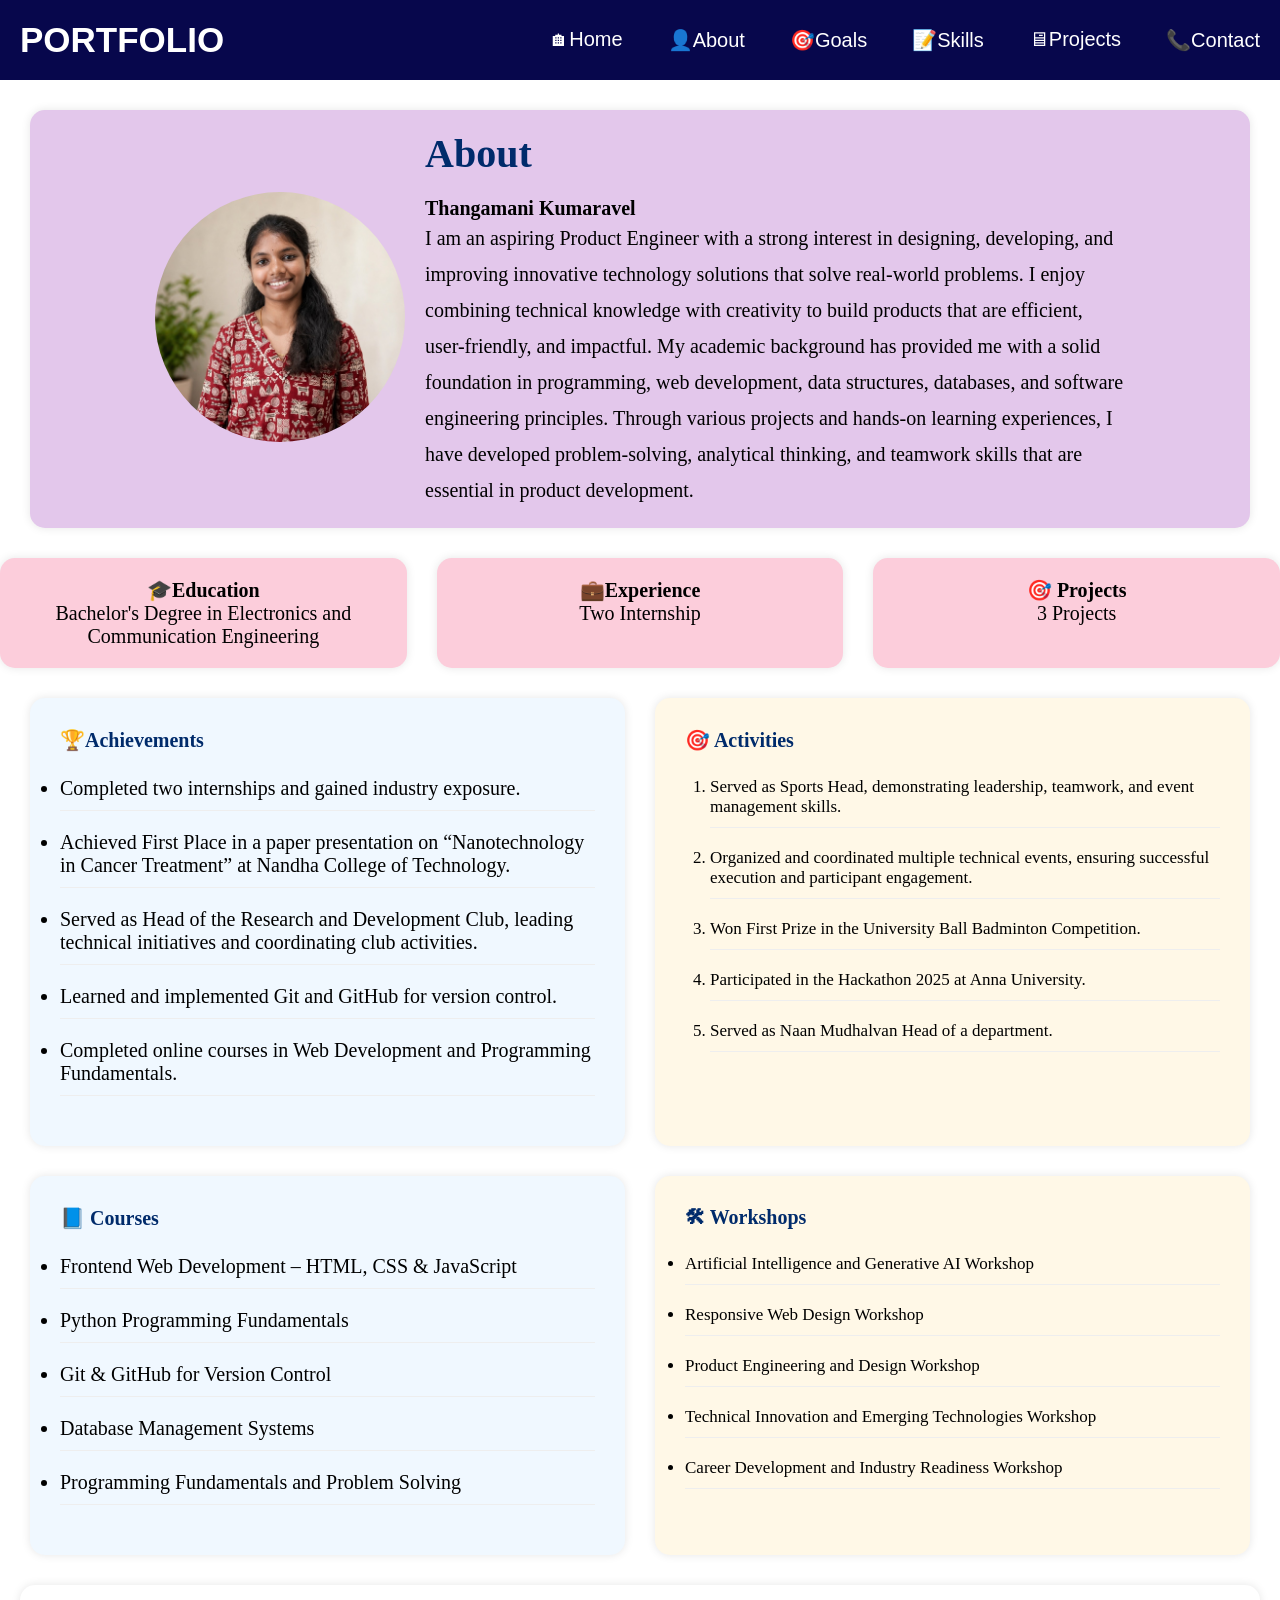
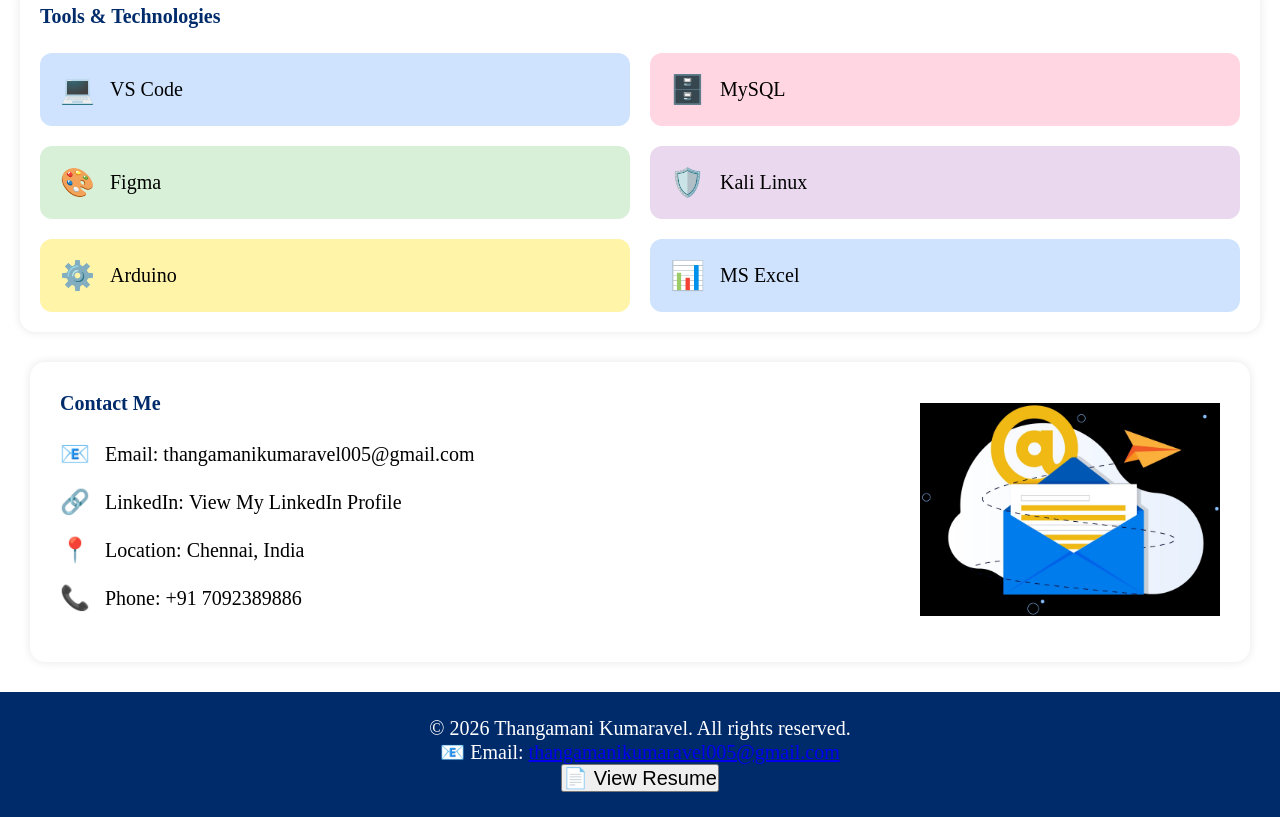
<file: index.html>
<!DOCTYPE html>
<html lang="en">
<head>
    <meta charset="UTF-8">
    <meta name="viewport" content="width=device-width, initial-scale=1.0">
    <title>My Profile</title>
    <link rel="stylesheet" href="style.css">
</head>
<body>
<header>
    <div class="profile-container">
        <h1>PORTFOLIO</h1>
    </div>
    <nav>
        <ul>
            <li><a href="index.html">🏠︎Home</a></li>
            <li><a href="about.html">👤About</a></li>
            <li><a href="goals.html">🎯Goals</a></li>
            <li><a href="skills.html">📝Skills</a></li>
            <li><a href="projects.html">🖥Projects</a></li>
            <li><a href="contact.html">📞Contact</a></li>
        </ul>
    </nav>
</header>
<section class="about">
    <div class="about-image">
        <img src="passportpic.jpg" alt="Young woman in a patterned red dress stands in a softly lit room near a potted plant, looking forward with a calm expression">
    </div>
    <div class="about-content">
        <h2>About</h2>
        <h1>Thangamani Kumaravel</h1>
        <p>I am an aspiring Product Engineer with a strong interest in designing, developing, and improving innovative technology solutions that solve real-world problems. I enjoy combining technical knowledge with creativity to build products that are efficient, user-friendly, and impactful. My academic background has provided me with a solid foundation in programming, web development, data structures, databases, and software engineering principles. Through various projects and hands-on learning experiences, I have developed problem-solving, analytical thinking, and teamwork skills that are essential in product development.</p>
    </div>
</section>
<div class="about-info">
    <div class="info-box">
        <h3>🎓Education</h3>
        <p>Bachelor's Degree in Electronics and Communication Engineering</p>
    </div>
    <div class="info-box">
        <h3>💼Experience</h3>
        <p>Two Internship</p>
    </div>
    <div class="info-box">
        <h3>🎯 Projects</h3>
        <p>3 Projects</p>
</div>
</div>
<section class="skills-goals">

    <!-- Achievements Card -->
    <div class="skills-card">
        <h2>🏆Achievements</h2>
        <ul>
            <li>Completed two internships and gained industry exposure.</li>
            <li>Achieved First Place in a paper presentation on “Nanotechnology in Cancer Treatment” at Nandha College of Technology.</li>
            <li>Served as Head of the Research and Development Club, leading technical initiatives and coordinating club activities.</li>
            <li>Learned and implemented Git and GitHub for version control.</li>
            <li>Completed online courses in Web Development and Programming Fundamentals.</li>
        </ul>
    </div>

    <!-- Activities Card -->
    <div class="goals-card">
        <h2>🎯 Activities</h2>
        <ol>
        <li>Served as Sports Head, demonstrating leadership, teamwork, and event management skills.</li>
        <li>Organized and coordinated multiple technical events, ensuring successful execution and participant engagement.</li>
        <li>Won First Prize in the University Ball Badminton Competition.</li>
        <li>Participated in the Hackathon 2025 at Anna University.</li>
        <li>Served as Naan Mudhalvan Head of a department.</li>
        </ol>
    </div>

</section>
<section class="courses-section">

    <div class="skills-goals">

        <!-- Courses Box -->
        <div class="skills-card">
            <h2>📘 Courses</h2>
            <ul>
                <li>Frontend Web Development – HTML, CSS & JavaScript</li>
                <li>Python Programming Fundamentals</li>
                <li>Git & GitHub for Version Control</li>
                <li>Database Management Systems</li>
                <li>Programming Fundamentals and Problem Solving</li>
            </ul>
        </div>
        <div class="goals-card">
            <h2>🛠 Workshops</h2>
            <ul>
                <li>Artificial Intelligence and Generative AI Workshop</li>
                <li>Responsive Web Design Workshop</li>
                <li>Product Engineering and Design Workshop</li>
                <li>Technical Innovation and Emerging Technologies Workshop</li>
                <li>Career Development and Industry Readiness Workshop</li>
            </ul>
        </div>
    </div>
</section>
<section class="tools-section">
    <h2>Tools & Technologies</h2>

    <div class="tools-grid">

        <div class="tool-card vscode">
            <span>💻</span>
            <p>VS Code</p>
        </div>

        <div class="tool-card mysql">
            <span>🗄️</span>
            <p>MySQL</p>
        </div>
        <div class="tool-card figma">
            <span>🎨</span>
            <p>Figma</p>
        </div>

        <div class="tool-card kali">
            <span>🛡️</span>
            <p>Kali Linux</p>
        </div>
        <div class="tool-card arduino">
            <span>⚙️</span>
            <p>Arduino</p>
        </div>

        <div class="tool-card excel">
            <span>📊</span>
            <p>MS Excel</p>
        </div>

    </div>
</section>
<section class="contact">

    <div class="contact-info">

        <h2>Contact Me</h2>

        <div class="contact-item">
            <span>📧</span>
            <p>Email:
                <a href="mailto:thangamanikumaravel005@gmail.com?subject=Portfolio%20Contact">
                    thangamanikumaravel005@gmail.com
                </a>
            </p>
        </div>

        <div class="contact-item">
            <span>🔗</span>
            <p>
    LinkedIn:
    <a href="https://www.linkedin.com/in/YOUR-LINKEDIN-USERNAME" target="_blank">
        View My LinkedIn Profile
    </a>
</p>
        </div> 

        <div class="contact-item">
            <span>📍</span>
            <p>Location: Chennai, India</p>
        </div>
        <div class="contact-item">
            <span>📞</span>
            <p>Phone: +91 7092389886</p>
        </div>

    </div>

    <div class="contact-image">
        <img src="contact1.jpeg.jpeg" alt="Illustration showing a stylized envelope and contact symbols on a clean background to represent reaching out">
    </div>
    <script src="script.js"></script>
    

<div id="resumeContainer" style="display:none; margin-top:20px;">
    
    <iframe
        src="RESUME (2).pdf"
        width="100%"
        height="600px"
        style="border:1px solid #ccc;">
    </iframe>

    <br><br>

</div>

</section>
</body>
<footer>
    <div class="footer-left">
        <p>© 2026 Thangamani Kumaravel. All rights reserved.</p>

        <p>
            📧 Email:
            <a href="mailto:thangamanikumaravel005@gmail.com">
                thangamanikumaravel005@gmail.com
            </a>
        </p>

        <a href="RESUME (2).pdf" target="_blank">
            <button class="resume-btn">📄 View Resume</button>
        </a>
    </div>
</footer>
</file>
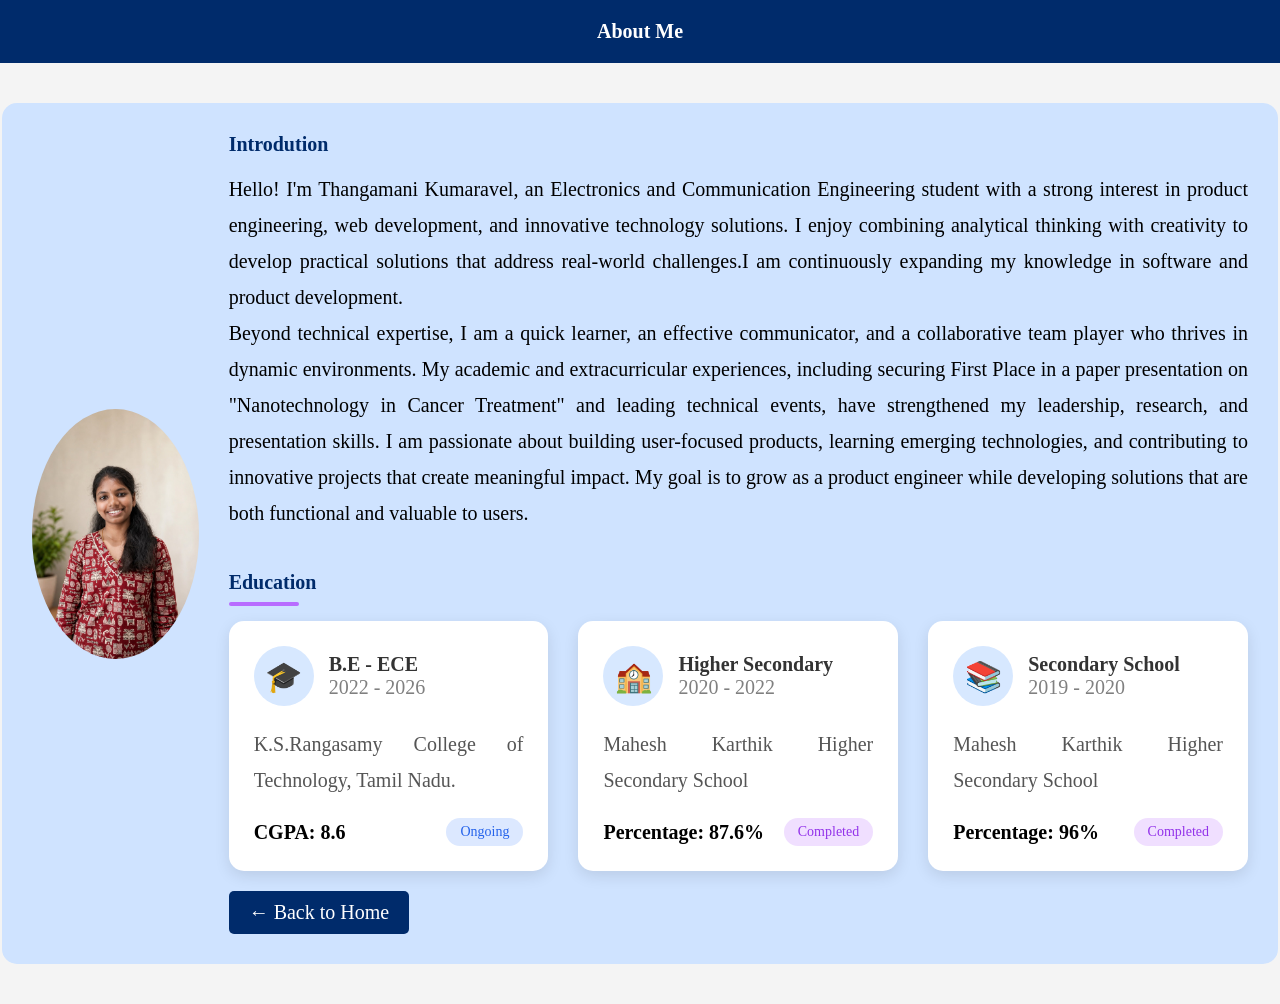
<file: about.html>
<!DOCTYPE html>
<html lang="en">
<head>
    <meta charset="UTF-8">
    <meta name="viewport" content="width=device-width, initial-scale=1.0">
    <title>About Me</title>
    <link rel="stylesheet" href="about.css">
</head>
<body>

<header>
    <h1>About Me</h1>
</header>

<section class="about-container">

    <img src="passportpic.jpg" alt="My Photo">

    <div class="content">
        <h2>Introdution</h2>

        <p>
            Hello! I'm Thangamani Kumaravel, an Electronics and Communication Engineering student with a strong interest in product engineering, web development, and innovative technology solutions. I enjoy combining analytical thinking with creativity to develop practical solutions that address real-world challenges.I am continuously expanding my knowledge in software and product development.
        </p>
        <p>
            Beyond technical expertise, I am a quick learner, an effective communicator, and a collaborative team player who thrives in dynamic environments. My academic and extracurricular experiences, including securing First Place in a paper presentation on "Nanotechnology in Cancer Treatment" and leading technical events, have strengthened my leadership, research, and presentation skills.
            I am passionate about building user-focused products, learning emerging technologies, and contributing to innovative projects that create meaningful impact. My goal is to grow as a product engineer while developing solutions that are both functional and valuable to users.
        </p>
        <!-- Education Section -->
<section class="education-section">
    <h2 class="section-title">Education</h2>

    <div class="education-container">

        <!-- College -->
        <div class="education-card">
            <div class="edu-header">
                <div class="edu-icon">🎓</div>

                <div class="edu-details">
                    <h3>B.E - ECE</h3>
                    <span class="year">2022 - 2026</span>
                </div>
            </div>

            <p class="college-name">
                K.S.Rangasamy College of Technology, Tamil Nadu.
            </p>

            <div class="edu-footer">
                <strong>CGPA: 8.6</strong>
                <span class="status ongoing">Ongoing</span>
            </div>
        </div>

        <!-- Higher Secondary -->
        <div class="education-card">
            <div class="edu-header">
                <div class="edu-icon">🏫</div>

                <div class="edu-details">
                    <h3>Higher Secondary</h3>
                    <span class="year">2020 - 2022</span>
                </div>
            </div>

            <p class="college-name">
                Mahesh Karthik Higher Secondary School
            </p>

            <div class="edu-footer">
                <strong>Percentage: 87.6%</strong>
                <span class="status completed">Completed</span>
            </div>
        </div>

        <!-- SSLC -->
        <div class="education-card">
            <div class="edu-header">
                <div class="edu-icon">📚</div>

                <div class="edu-details">
                    <h3>Secondary School</h3>
                    <span class="year">2019 - 2020</span>
                </div>
            </div>

            <p class="college-name">
                Mahesh Karthik Higher Secondary School
            </p>

            <div class="edu-footer">
                <strong>Percentage: 96%</strong>
                <span class="status completed">Completed</span>
            </div>
        </div>

    </div>
</section>

        <a href="index.html" class="btn">← Back to Home</a>

    </div>

</section>
<script src="about.js"></script>
</body>
</html>
</file>
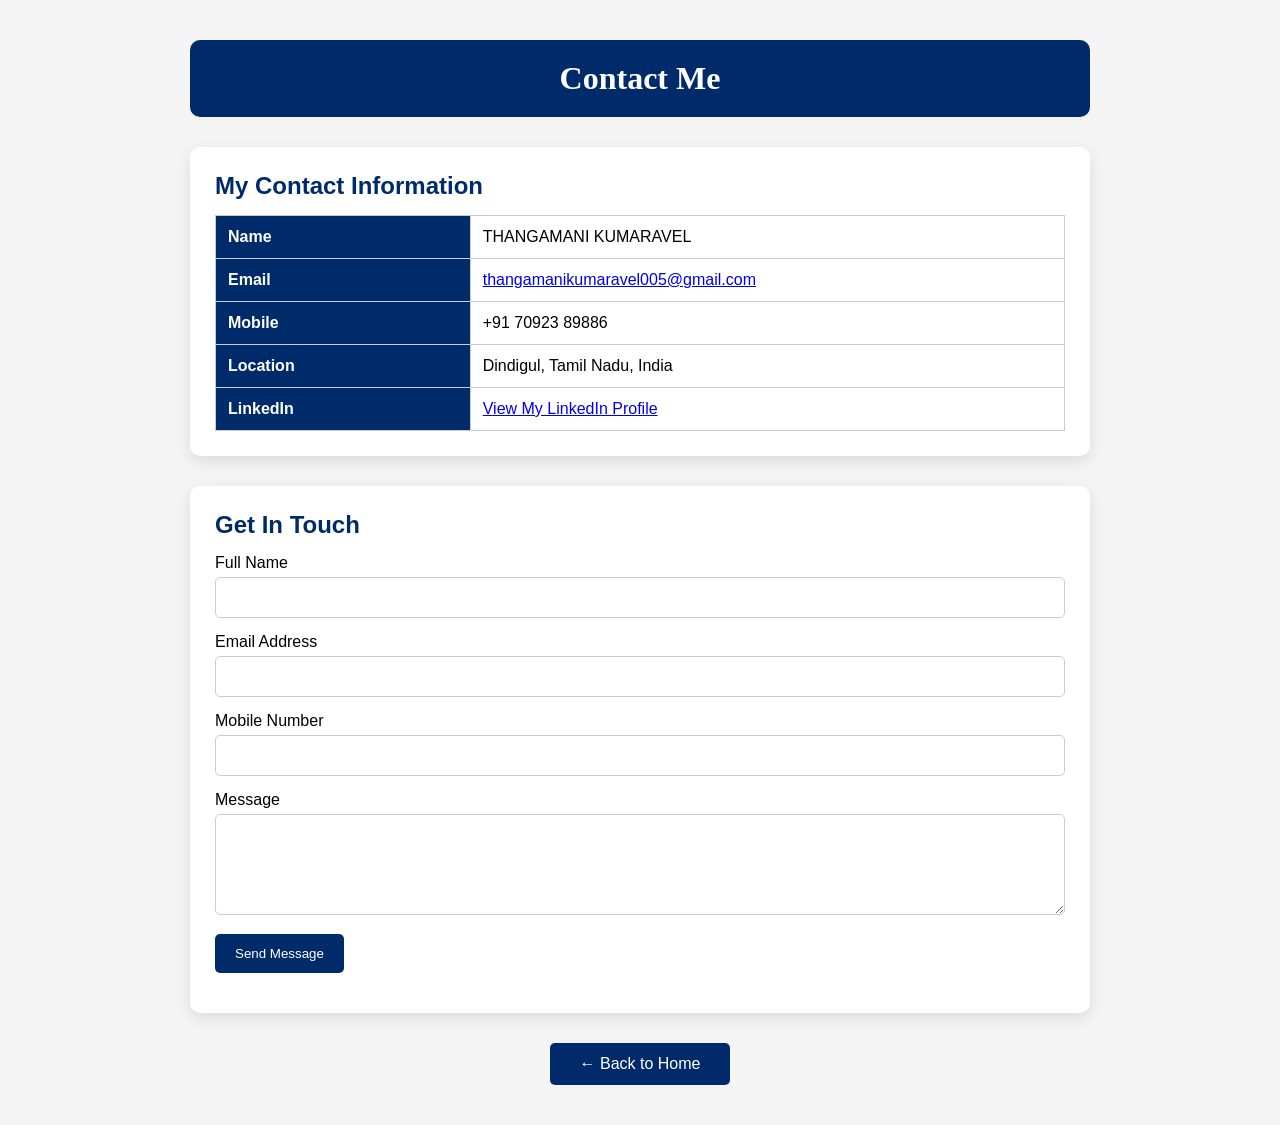
<file: contact.html>
<!DOCTYPE html>
<html lang="en">
<head>
    <meta charset="UTF-8">
    <meta name="viewport" content="width=device-width, initial-scale=1.0">
    <title>Contact Me</title>
    <link rel="stylesheet" href="contact.css">
</head>
<body>

<div class="container">

    <h1>Contact Me</h1>

    <!-- My Contact Details -->
    <div class="contact-details">
        <h2>My Contact Information</h2>

        <table>
            <tr>
                <th>Name</th>
                <td>THANGAMANI KUMARAVEL</td>
            </tr>

            <tr>
                <th>Email</th>
                <td>
                    <a href="mailto:thangamanikumaravel005@gmail.com">
                        thangamanikumaravel005@gmail.com
                    </a>
                </td>
            </tr>

            <tr>
                <th>Mobile</th>
                <td>+91 70923 89886</td>
            </tr>

            <tr>
                <th>Location</th>
                <td>Dindigul, Tamil Nadu, India</td>
            </tr>

            <tr>
                <th>LinkedIn</th>
                <td>
                    <a href="https://www.linkedin.com/in/thangamani-kumaravel-48075227a?utm_source=share_via&utm_content=profile&utm_medium=member_android" target="_blank">
    View My LinkedIn Profile
</a>
                </td>
            </tr>
        </table>
    </div>

    <!-- Visitor Contact Form -->
    <div class="contact-form">
        <h2>Get In Touch</h2>

        <form id="contactForm">

            <label>Full Name</label>
            <input type="text" id="name" required>

            <label>Email Address</label>
            <input type="email" id="email" required>

            <label>Mobile Number</label>
            <input type="tel" id="mobile" required>

            <label>Message</label>
            <textarea id="message" rows="5" required></textarea>

            <button type="submit">Send Message</button>

        </form>

        <p id="successMessage"></p>
    </div>

    <a href="index.html" class="btn">← Back to Home</a>

</div>

<script src="contact.js"></script>

</body>
</html>
</file>
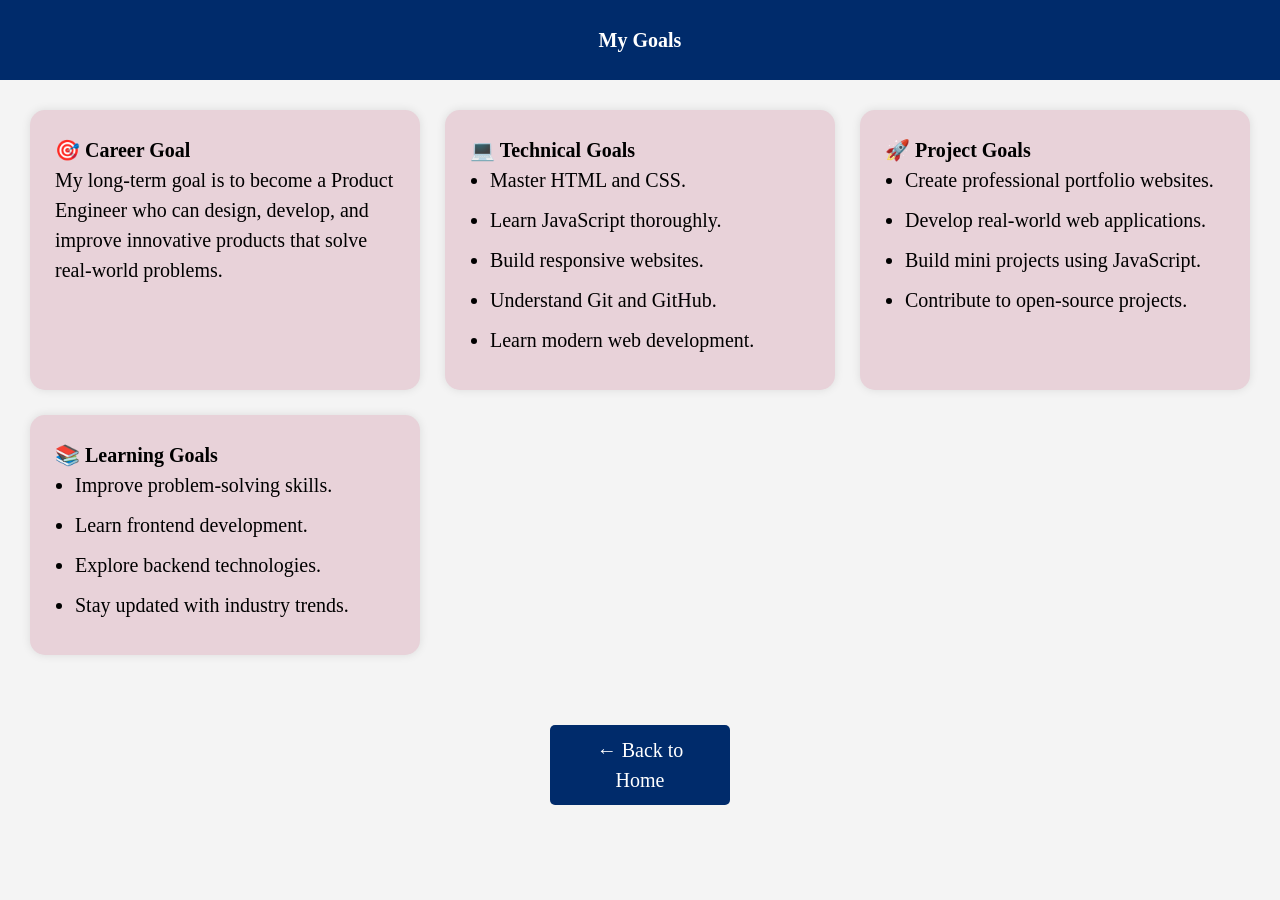
<file: goals.html>
<!DOCTYPE html>
<html lang="en">
<head>
    <meta charset="UTF-8">
    <meta name="viewport" content="width=device-width, initial-scale=1.0">
    <title>My Goals</title>
    <link rel="stylesheet" href="goals.css">
</head>
<body>

<header>
    <h1 id="Goals">My Goals</h1>
</header>

<section class="goals-container">

    <div class="goal-card">
        <h2>🎯 Career Goal</h2>
        <p>
            My long-term goal is to become a Product Engineer who can
            design, develop, and improve innovative products that solve
            real-world problems.
        </p>
    </div>

    <div class="goal-card">
        <h2>💻 Technical Goals</h2>
        <ul>
            <li>Master HTML and CSS.</li>
            <li>Learn JavaScript thoroughly.</li>
            <li>Build responsive websites.</li>
            <li>Understand Git and GitHub.</li>
            <li>Learn modern web development.</li>
        </ul>
    </div>

    <div class="goal-card">
        <h2>🚀 Project Goals</h2>
        <ul>
            <li>Create professional portfolio websites.</li>
            <li>Develop real-world web applications.</li>
            <li>Build mini projects using JavaScript.</li>
            <li>Contribute to open-source projects.</li>
        </ul>
    </div>

    <div class="goal-card">
        <h2>📚 Learning Goals</h2>
        <ul>
            <li>Improve problem-solving skills.</li>
            <li>Learn frontend development.</li>
            <li>Explore backend technologies.</li>
            <li>Stay updated with industry trends.</li>
        </ul>
    </div>

</section>
<script src="goals.js"></script>
<a href="index.html" class="btn">← Back to Home</a>
<script src="goals.js"></script>
</body>
</html>
</file>
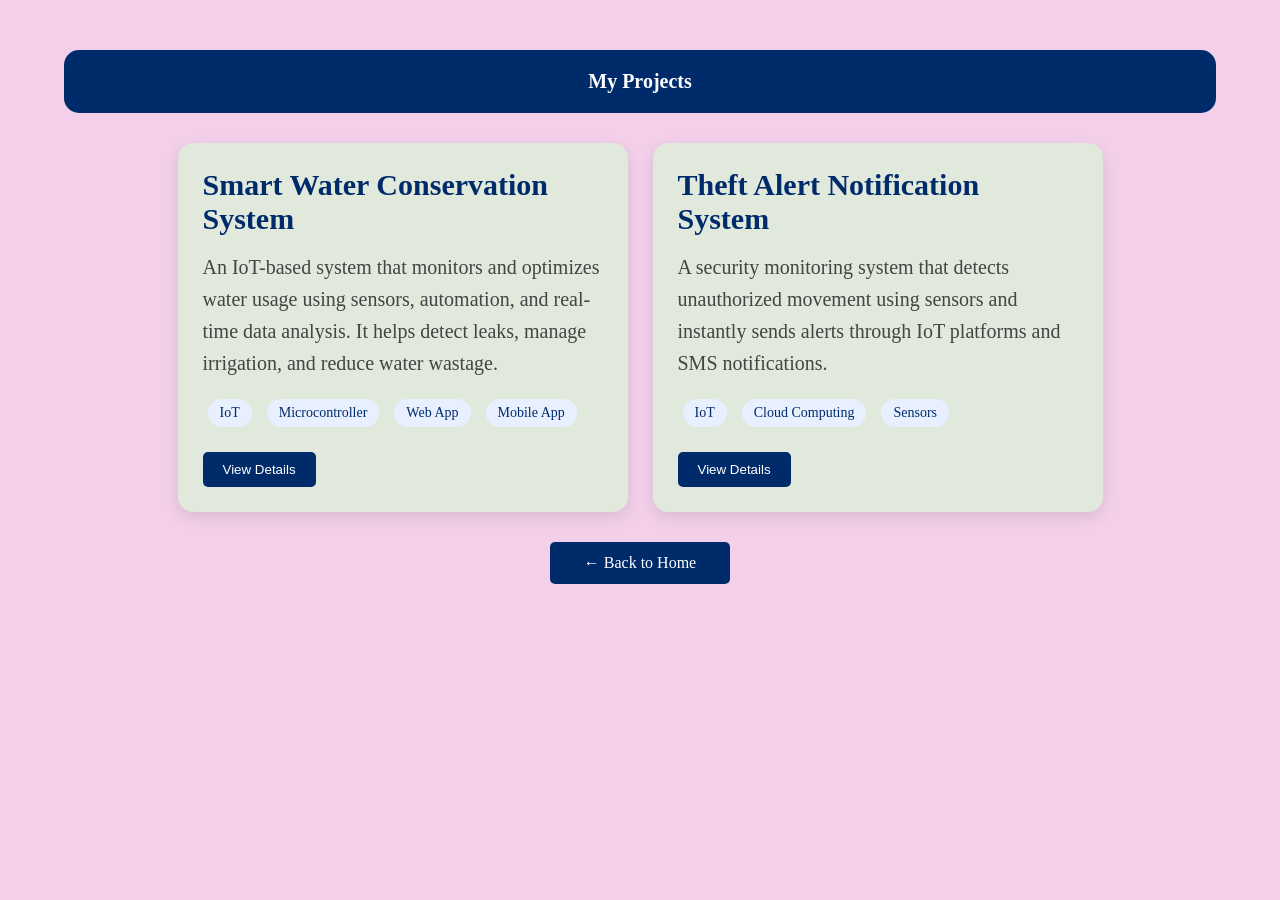
<file: projects.html>
<!DOCTYPE html>
<html lang="en">
<head>
    <meta charset="UTF-8">
    <meta name="viewport" content="width=device-width, initial-scale=1.0">
    <title>My Projects</title>
    <link rel="stylesheet" href="projects.css">
</head>
<body>

<section class="projects-section">
    <h1>My Projects</h1>

    <div class="projects-container">

        <div class="project-card">
            <h2>Smart Water Conservation System</h2>
            <p>
                An IoT-based system that monitors and optimizes water usage using
                sensors, automation, and real-time data analysis. It helps detect
                leaks, manage irrigation, and reduce water wastage.
            </p>

            <div class="tech">
                <span>IoT</span>
                <span>Microcontroller</span>
                <span>Web App</span>
                <span>Mobile App</span>
            </div>

            <button onclick="showDetails('water')">
                View Details
            </button>
        </div>

        <div class="project-card">
            <h2>Theft Alert Notification System</h2>
            <p>
                A security monitoring system that detects unauthorized movement
                using sensors and instantly sends alerts through IoT platforms
                and SMS notifications.
            </p>

            <div class="tech">
                <span>IoT</span>
                <span>Cloud Computing</span>
                <span>Sensors</span>
            </div>

            <button onclick="showDetails('theft')">
                View Details
            </button>
        </div>

    </div>

    <div id="project-info"></div>

    <a href="index.html" class="btn">← Back to Home</a>

</section>

<script src="projects.js"></script>

</body>
</html>
</file>
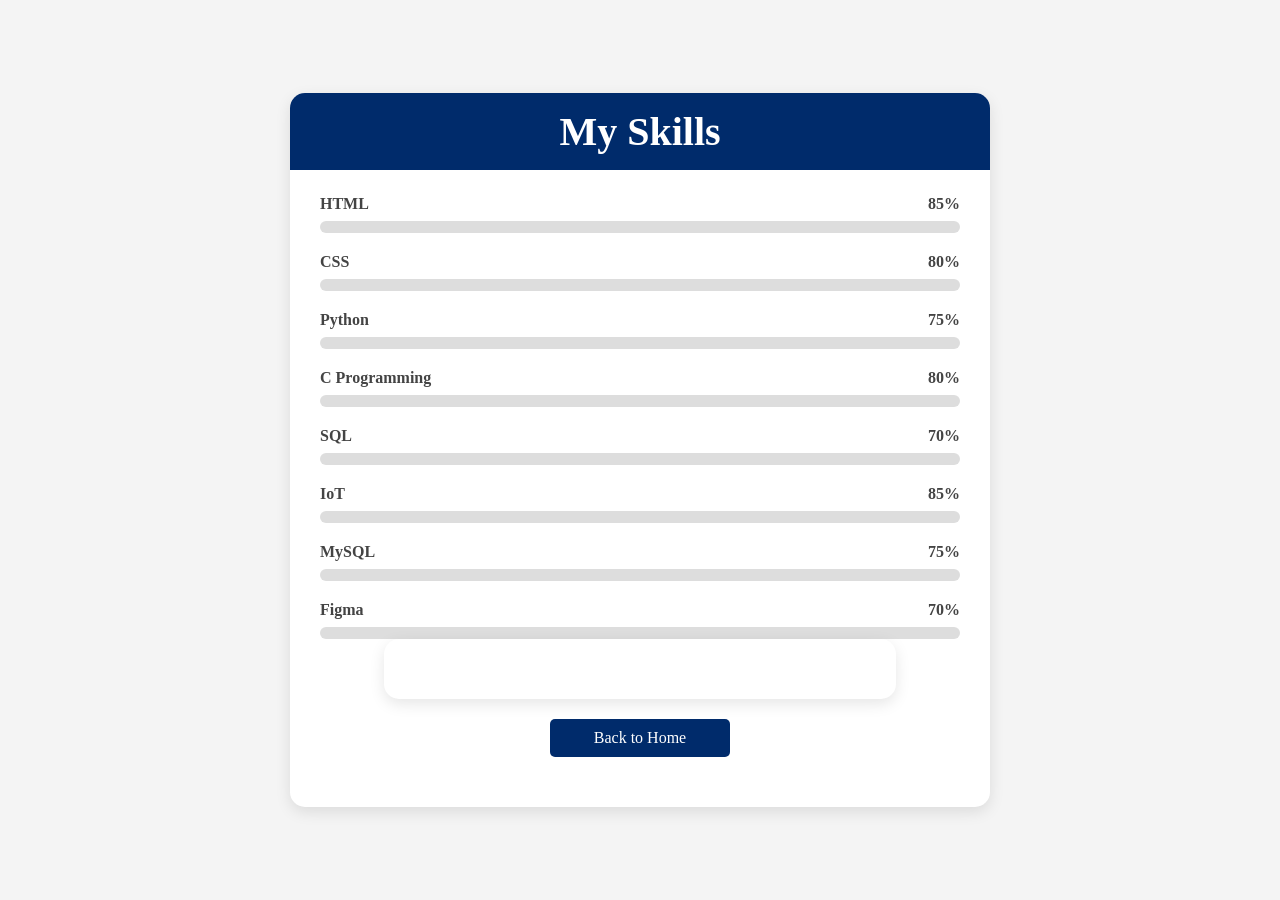
<file: skills.html>
<!DOCTYPE html>
<html lang="en">
<head>
    <meta charset="UTF-8">
    <meta name="viewport" content="width=device-width, initial-scale=1.0">
    <title>My Skills</title>
    <link rel="stylesheet" href="skills.css">
</head>
<body>
<section class="skills-section">
    <h1>My Skills</h1>

    <div class="skill">
        <div class="skill-info">
            <span>HTML</span>
            <span>85%</span>
        </div>
        <div class="progress-bar">
            <div class="progress" data-width="85"></div>
        </div>
    </div>

    <div class="skill">
        <div class="skill-info">
            <span>CSS</span>
            <span>80%</span>
        </div>
        <div class="progress-bar">
            <div class="progress" data-width="80"></div>
        </div>
    </div>

    <div class="skill">
        <div class="skill-info">
            <span>Python</span>
            <span>75%</span>
        </div>
        <div class="progress-bar">
            <div class="progress" data-width="75"></div>
        </div>
    </div>

    <div class="skill">
        <div class="skill-info">
            <span>C Programming</span>
            <span>80%</span>
        </div>
        <div class="progress-bar">
            <div class="progress" data-width="80"></div>
        </div>
    </div>

    <div class="skill">
        <div class="skill-info">
            <span>SQL</span>
            <span>70%</span>
        </div>
        <div class="progress-bar">
            <div class="progress" data-width="70"></div>
        </div>
    </div>

    <div class="skill">
        <div class="skill-info">
            <span>IoT</span>
            <span>85%</span>
        </div>
        <div class="progress-bar">
            <div class="progress" data-width="85"></div>
        </div>
    </div>

    <div class="skill">
        <div class="skill-info">
            <span>MySQL</span>
            <span>75%</span>
        </div>
        <div class="progress-bar">
            <div class="progress" data-width="75"></div>
        </div>
    </div>

    <div class="skill">
        <div class="skill-info">
            <span>Figma</span>
            <span>70%</span>
        </div>
        <div class="progress-bar">
            <div class="progress" data-width="70"></div>
        </div>
        <div class="container">

    <section class="skills-section">
        <!-- Skills content -->
    </section>

    <a href="index.html" class="btn">Back to Home</a>

</div>

    </div>

</section>

<script src="skills.js"></script>
</body>
</html>
</file>
<file: style.css>
* {
    margin: 0;
    padding: 0;
    box-sizing: border-box;
    font-size: 20px;
}
header {
    background-color: rgb(7, 7, 76);
    color: white;
    padding: 20px;
    text-align: center;
    display: flex;
    justify-content: space-between;
    align-items: center;
    font-family: poppins, sans-serif;
}
.profile-container h1 {
    font-size: 35px;
    justify-content: center;
}
.profile-container p {
    font-size: 20px;
    color: #fbf9fb;
    margin-top: 5px;
    text-align: justify;
    line-height: 1.5;
}
nav ul {
    list-style: none;
    display: flex;
    gap: 20px;
}
nav ul li {
    margin-left: 25px;
}
nav ul li a {
    color: white;
    text-decoration: none;
    font-size: 20px;
}
.about{
    display: flex;
    justify-content: center;
    align-items: center;
    gap: 20px;
padding: 20px;
background-color: rgb(7, 7, 76);
}
.about{
    background: #e3c7eb;
margin: 30px;
border-radius: 15px;

box-shadow: 0 0 10px rgba(0, 0, 0, 0.1);
}
.about-container{
    display: flex;
    gap: 40px;
    align-items: center;
    padding: 30px;
}
.about img {
    width: 250px;
    height: 250px;
    border-radius: 50%;
    object-fit: cover;
    transition: all 0.4s ease;
    cursor: pointer;
}

.about img:hover {
    transform: scale(1.08);
    box-shadow: 0 0 25px #fccddb;
    border: 4px solid #fccddb;
}
.about-content {
    max-width: 700px;
}
.about-content h2 {
    font-size: 40px;
    margin-bottom: 20px;
    color: #002b6b;
}
.about-content p {
    font-size: 20px;
    line-height: 1.8;

}
.about-info {
    display: flex;
    gap: 30px;
    margin-top: 30px;
}
.about-text {
    flex: 1;
}
.info-box{
    flex: 1;
    background: #fccddb;
    padding: 20px;
    border-radius: 15px;
    box-shadow: 0 0 10px rgba(0, 0, 0, 0.1);
    text-align: center;
    font-size: 20px;
    transition: transform 0.5sec ease;
    cursor: pointer;
}
.skills-goals{
    display:flex;
    gap:30px;
    margin:30px;
}

.skills-card,
.goals-card{
    flex:1;
    background:white;
    padding:30px;
    border-radius:15px;
    box-shadow:0 0 10px rgba(0,0,0,0.1);
}

.skills-card h2,
.goals-card h2{
    color:#002b6b;
    margin-bottom:25px;
}

.skill{
    display:flex;
    justify-content:space-between;
    margin-top:15px;
    margin-bottom:8px;
}

.progress{
    width:100%;
    height:10px;
    background:#e5e7eb;
    border-radius:20px;
    overflow:hidden;
    margin-bottom:20px;
}

.html{
    width:80%;
    height:100%;
    background:#005eff;
}

.css{
    width:70%;
    height:100%;
    background:#005eff;
}

.javascript{
    width:60%;
    height:100%;
    background:#005eff;
}

.git-github{
    width:65%;
    height:100%;
    background:#005eff;
}

.goals-card ol{
    padding-left:25px;
}

.goals-card li{
    margin-bottom:20px;
    padding-bottom:10px;
    border-bottom:1px solid #eee;
    font-size:17px;
}
.skills-card ol{
    padding-left:25px;
}

.skills-card li{
    margin-bottom:20px;
    padding-bottom:10px;
    border-bottom:1px solid #eee;
    font-size:20px;
}
/* Contact Section */

.contact{
    background:white;
    margin:30px;
    padding:30px;
    color: black;

    border-radius:15px;

    box-shadow:0 0 10px rgba(0,0,0,0.1);

    display:flex;
    justify-content:space-between;
    align-items:center;
}

.contact-info{
    flex:1;
}

.contact-info h2{
    color:#002b6b;
    margin-bottom:25px;
}

.contact-item{
    display:flex;
    align-items:center;

    gap:15px;

    margin-bottom:20px;

    font-size:20px;
    transition: transform 0.3s ease;
    cursor: pointer;
}

.contact-item span{
    font-size:24px;
    transition: transform 0.3s ease;
    cursor: pointer;
}

.contact-image{
    flex:1;
    text-align:right;
}

.contact-image img{
    width:300px;
    max-width:100%;
}
footer{
    background:#002b6b;
    color:white;

    text-align:center;

    padding:25px;
    transition: transform 0.3s ease;
    cursor: pointer;
}

.social-icons{
    margin-top:15px;
}

.social-icons a{
    color:white;
    text-decoration:none;

    font-size:25px;

    margin:0 15px;
}
.contact-item a{
    color:black;
    text-decoration:none;
    font-weight:500;
}

.contact-item a:hover{
    text-decoration:underline;
}
.courses-workshops {
    background: blue;
    margin: 30px;
    padding: 30px;
    border-radius: 15px;
    box-shadow: 0 0 10px rgba(0,0,0,0.1);
}

.courses-workshops h2 {
    color: #002b6b;
    margin-bottom: 20px;
}

.courses-workshops ul {
    list-style-type: square;
    padding-left: 25px;
}

.courses-workshops li {
    font-size: 20px;
    color: #333;
    margin-bottom: 15px;
    padding-bottom: 10px;
    border-bottom: 1px solid #eee;
    transition: transform 0.3s ease;
}

.courses-workshops li:hover {
    transform: translateX(10px);
}
.skills-card li,
.goals-card li{
    transition: transform 0.3s ease;
    cursor: pointer;
}

.skills-card li:hover,
.goals-card li:hover{
    transform: translateX(8px);
}
.skills-card{
    background-color: #f0f8ff; 
}

.goals-card{
    background-color: #fff8e7; 
}
.tools-section{
    background: white;
    margin: 20px;
    padding: 20px;
    border-radius: 15px;
    box-shadow: 0 0 10px rgba(0,0,0,0.1);
}

.tools-section h2{
    color: #002b6b;
    margin-bottom: 25px;
}

.tools-grid{
    display: grid;
    grid-template-columns: repeat(2, 1fr);
    gap: 20px;
}

.tool-card{
    display: flex;
    align-items: center;
    gap: 15px;
    padding: 20px;
    border-radius: 12px;
    font-size: 20px;
    font-weight: 500;
    transition: all 0.3s ease;
    cursor: pointer;
}

.tool-card span{
    font-size: 28px;
}

.tool-card:hover{
    transform: translateY(-5px);
    box-shadow: 0 5px 15px rgba(0,0,0,0.15);
}

/* Individual Colors */

.vscode{
    background: #cfe3ff;
}

.mysql{
    background: #ffd6e2;
}

.figma{
    background: #d7f0d7;
}

.kali{
    background: #ead8ef;
}
.arduino{
    background: #fff4a8;
}
.excel{
    background: #cfe3ff;
}
</file>
<file: about.css>
* {
    margin: 0;
    padding: 0;
    font-size: 20px;
}
body {
    font-family: "Times New Roman", Times, serif;
    background-color: #f4f4f4;
}
header {
    background-color: #002b6b;
    color: white;
    text-align: center;
    padding: 20px;
}
header h1 {
    font-weight: bold;
}
header p {
    margin-top: 5px;
}
.about-container {
    width: 95%;
    margin: 40px auto;
    background-color: #cfe3ff;
    padding: 30px;
    border-radius: 15px;
    display: flex;
    align-items: center;
    gap: 30px;
}

.about-container img {
    width: 250px;
    height: 250px;
    border-radius: 50%;
}
.content h2 {
    color: #002b6b;
    margin-bottom: 15px;
}

.content h3 {
    color: #002b6b;
    margin-top: 20px;
}

.content p {
    text-align: justify;
    line-height: 1.8;
}

.content ul {
    margin-top: 10px;
    margin-left: 20px;
}

.content li {
    line-height: 1.8;
}
/* EDUCATION SECTION */

.education-section {
    margin-top: 40px;
}

.section-title {
    color: #002b6b;
    margin-bottom: 25px;
    position: relative;
}

.section-title::after {
    content: "";
    width: 70px;
    height: 4px;
    background: #b86cff;
    display: block;
    margin-top: 8px;
    border-radius: 10px;
}

.education-container {
    display: flex;
    justify-content: space-evenly;
    align-items: stretch;
    gap: 30px;
    flex-wrap: nowrap;
    width: 100%;
}

.education-card {
    flex: 1;
    max-width: 350px;
    background: #fff;
    padding: 25px;
    border-radius: 15px;
    box-shadow: 0 5px 15px rgba(0,0,0,0.1);
    transition: 0.3s ease;
}

.education-card:hover {
    transform: translateY(-8px);
}

.edu-header {
    display: flex;
    align-items: center;
    gap: 15px;
    margin-bottom: 20px;
}

.edu-icon {
    width: 60px;
    height: 60px;
    background: #d7e8ff;
    border-radius: 50%;
    display: flex;
    justify-content: center;
    align-items: center;
    font-size: 30px;
}

.edu-details h3 {
    margin: 0;
    color: #333;
}

.year {
    color: gray;
    font-size: 20px;
}

.college-name {
    color: #555;
    margin-bottom: 20px;
    line-height: 1.6;
}

.edu-footer {
    display: flex;
    justify-content: space-between;
    align-items: center;
}

.status {
    padding: 6px 14px;
    border-radius: 20px;
    font-size: 14px;
}

.ongoing {
    background: #dce8ff;
    color: #2563eb;
}

.completed {
    background: #f0dfff;
    color: #9333ea;
}
@media (max-width: 992px) {
    .education-container {
        justify-content: center;
    }
}

@media (max-width: 768px) {
    .about-container {
        flex-direction: column;
        text-align: center;
    }

    .about-container img {
        width: 200px;
        height: 200px;
    }

    .education-card {
        width: 100%;
    }
}
.btn {
    background-color: #002b6b;
    color: white;
    text-decoration: none;
    padding: 10px 20px;
    border-radius: 5px;
    display: inline-block;
    margin-top: 20px;
}

.btn:hover {
    background-color: #0044aa;
}
</file>
<file: contact.css>
*{
    margin:0;
    padding:0;
    box-sizing:border-box;
}

body{
    background:#f4f4f4;
    font-family:Arial, sans-serif;
}

.container{
    width:90%;
    max-width:900px;
    margin:40px auto;
}

h1{
    background:#002b6b;
    color:white;
    text-align:center;
    padding:20px;
    border-radius:10px;
    font-family:"Times New Roman", serif;
    margin-bottom:30px;
}

.contact-details,
.contact-form{
    background:white;
    padding:25px;
    border-radius:10px;
    box-shadow:0 5px 15px rgba(0,0,0,0.1);
    margin-bottom:30px;
}

h2{
    color:#002b6b;
    margin-bottom:15px;
}

table{
    width:100%;
    border-collapse:collapse;
}

th, td{
    border:1px solid #ccc;
    padding:12px;
    text-align:left;
}

th{
    background:#002b6b;
    color:white;
    width:30%;
}

input,
textarea{
    width:100%;
    padding:12px;
    margin-top:5px;
    margin-bottom:15px;
    border:1px solid #ccc;
    border-radius:5px;
}

button{
    background:#002b6b;
    color:white;
    border:none;
    padding:12px 20px;
    border-radius:5px;
    cursor:pointer;
}

button:hover{
    background:#0044aa;
}

.btn{
    display:block;
    width:180px;
    text-align:center;
    margin:20px auto;
    text-decoration:none;
    background:#002b6b;
    color:white;
    padding:12px;
    border-radius:5px;
}

.btn:hover{
    background:#0044aa;
}

#successMessage{
    margin-top:15px;
    color:green;
    font-weight:bold;
}
</file>
<file: goals.css>
*{
    margin:0;
    padding:0;
    box-sizing:border-box;
    font-size: 20px;
    line-height: 1.5;
    gap:20px;
}

body{
    font-family:Times New Roman, serif;
    background:#f4f4f4;
}
header{
    background:#002b6b;
    color:white;
    text-align:center;
    padding:25px;
}

.goals-container{
    display:grid;
    grid-template-columns:repeat(auto-fit,minmax(300px,1fr));
    gap:25px;
    padding:30px;
    line-height: 1.5;
}

.goal-card{
    background:#e8d2d9;
    padding:25px;
    border-radius:15px;
    box-shadow:0 0 10px rgba(0,0,0,0.1);
    transition:0.3s;
    line-height: 1.5;
}

.goal-card:hover{
    transform:translateY(-5px);
}

.goal-card h2{
    color:#fccddb
    margin-bottom:15px;
    line-height: 1.5;
}

.goal-card ul{
    padding-left:20px;
}

.goal-card li{
    margin-bottom:10px;
}
.btn-container{
    text-align:center;
    padding:20px;
    display:flex;
    justify-content:center;
}
button{
    padding:12px 25px;
    border:none;
    background:#002b6b;
    color:white;
    border-radius:8px;
    cursor:pointer;
    font-size:16px;
}
.btn{
    display:block;
    width:180px;
    margin:40px auto;
    background-color:#002b6b;
    color:white;
    text-decoration:none;
    padding:10px 20px;
    border-radius:5px;
    text-align:center;
}

.btn:hover {
    background-color: #0044aa;
}
</file>
<file: projects.css>
*{
    margin:0;
    padding:0;
    box-sizing:border-box;
}

body{
    background:#f3cfe9;
    font-family:Times New Roman, serif;
}

.projects-section{
    width:90%;
    max-width:1200px;
    margin:50px auto;
}

.projects-section h1{
    background:#002b6b;
    color:white;
    text-align:center;
    padding:20px;
    font-family:"Times New Roman", serif;
    border-radius:15px;
    margin-bottom:30px;
    font-size: 20px;
}

.projects-container{
    display:flex;
    flex-wrap:wrap;
    justify-content:center;
    gap:25px;
}

.project-card{
    background:rgb(224, 233, 220);
    width:450px;
    padding:25px;
    border-radius:15px;
    box-shadow:0 5px 15px rgba(0,0,0,0.1);
    transition:0.3s;
    font-size: 20px;
}

.project-card:hover{
    transform:translateY(-8px);
}

.project-card h2{
    color:#002b6b;
    margin-bottom:15px;
}

.project-card p{
    line-height:1.6;
    color:#444;
    margin-bottom:15px;
}

.tech{
    margin-bottom:20px;
}

.tech span{
    display:inline-block;
    background:#e8f0ff;
    color:#002b6b;
    padding:6px 12px;
    border-radius:20px;
    margin:5px;
    font-size:14px;
}

button{
    background:#002b6b;
    color:white;
    border:none;
    padding:10px 20px;
    border-radius:5px;
    cursor:pointer;
}

button:hover{
    background:#0044aa;
}

#project-info{
    margin-top:30px;
    background:white;
    padding:20px;
    border-radius:10px;
    box-shadow:0 5px 15px rgba(0,0,0,0.1);
    display:none;
}

.btn{
    display:block;
    width:180px;
    margin:30px auto;
    text-align:center;
    text-decoration:none;
    background:#002b6b;
    color:white;
    padding:12px;
    border-radius:5px;
}

.btn:hover{
    background:#0044aa;
}
</file>
<file: skills.css>
*{
    margin:0;
    padding:0;
    box-sizing:border-box;
    font-family: "Times New Roman", Times, serif;
}

body{
    background:#f4f4f4;
    min-height:100vh;
    display:flex;
    justify-content:center;
    align-items:center;
}

.skills-section{
    width:80%;
    max-width:700px;
    background:#fff;
    padding:30px;
    border-radius:15px;
    box-shadow:0 5px 15px rgba(0,0,0,0.1);
}

.skills-section h1{
    background-color: #002b6b;
    color: white;
    font-family: "Times New Roman", Times, serif;
    text-align: center;
    padding: 15px;
    margin: -30px -30px 25px -30px;
    border-radius: 15px 15px 0 0;
    font-size: 40px;
}

.skill{
    margin-bottom:20px;
}

.skill-info{
    display:flex;
    justify-content:space-between;
    margin-bottom:8px;
    font-weight:bold;
    color:#444;
}

.progress-bar{
    width:100%;
    height:12px;
    background:#ddd;
    border-radius:10px;
    overflow:hidden;
}

.progress{
    width:0;
    height:100%;
    background:linear-gradient( #002b6b);
    border-radius:10px;
    transition:width 2s ease;
}
.container{
    display:flex;
    flex-direction:column;
    align-items:center;
}

.btn{
    margin-top:20px;
    width:180px;
    background-color:#002b6b;
    color:white;
    text-decoration:none;
    padding:10px 20px;
    border-radius:5px;
    text-align:center;
}

.btn:hover{
    background-color:#0044aa;
}
</file>
